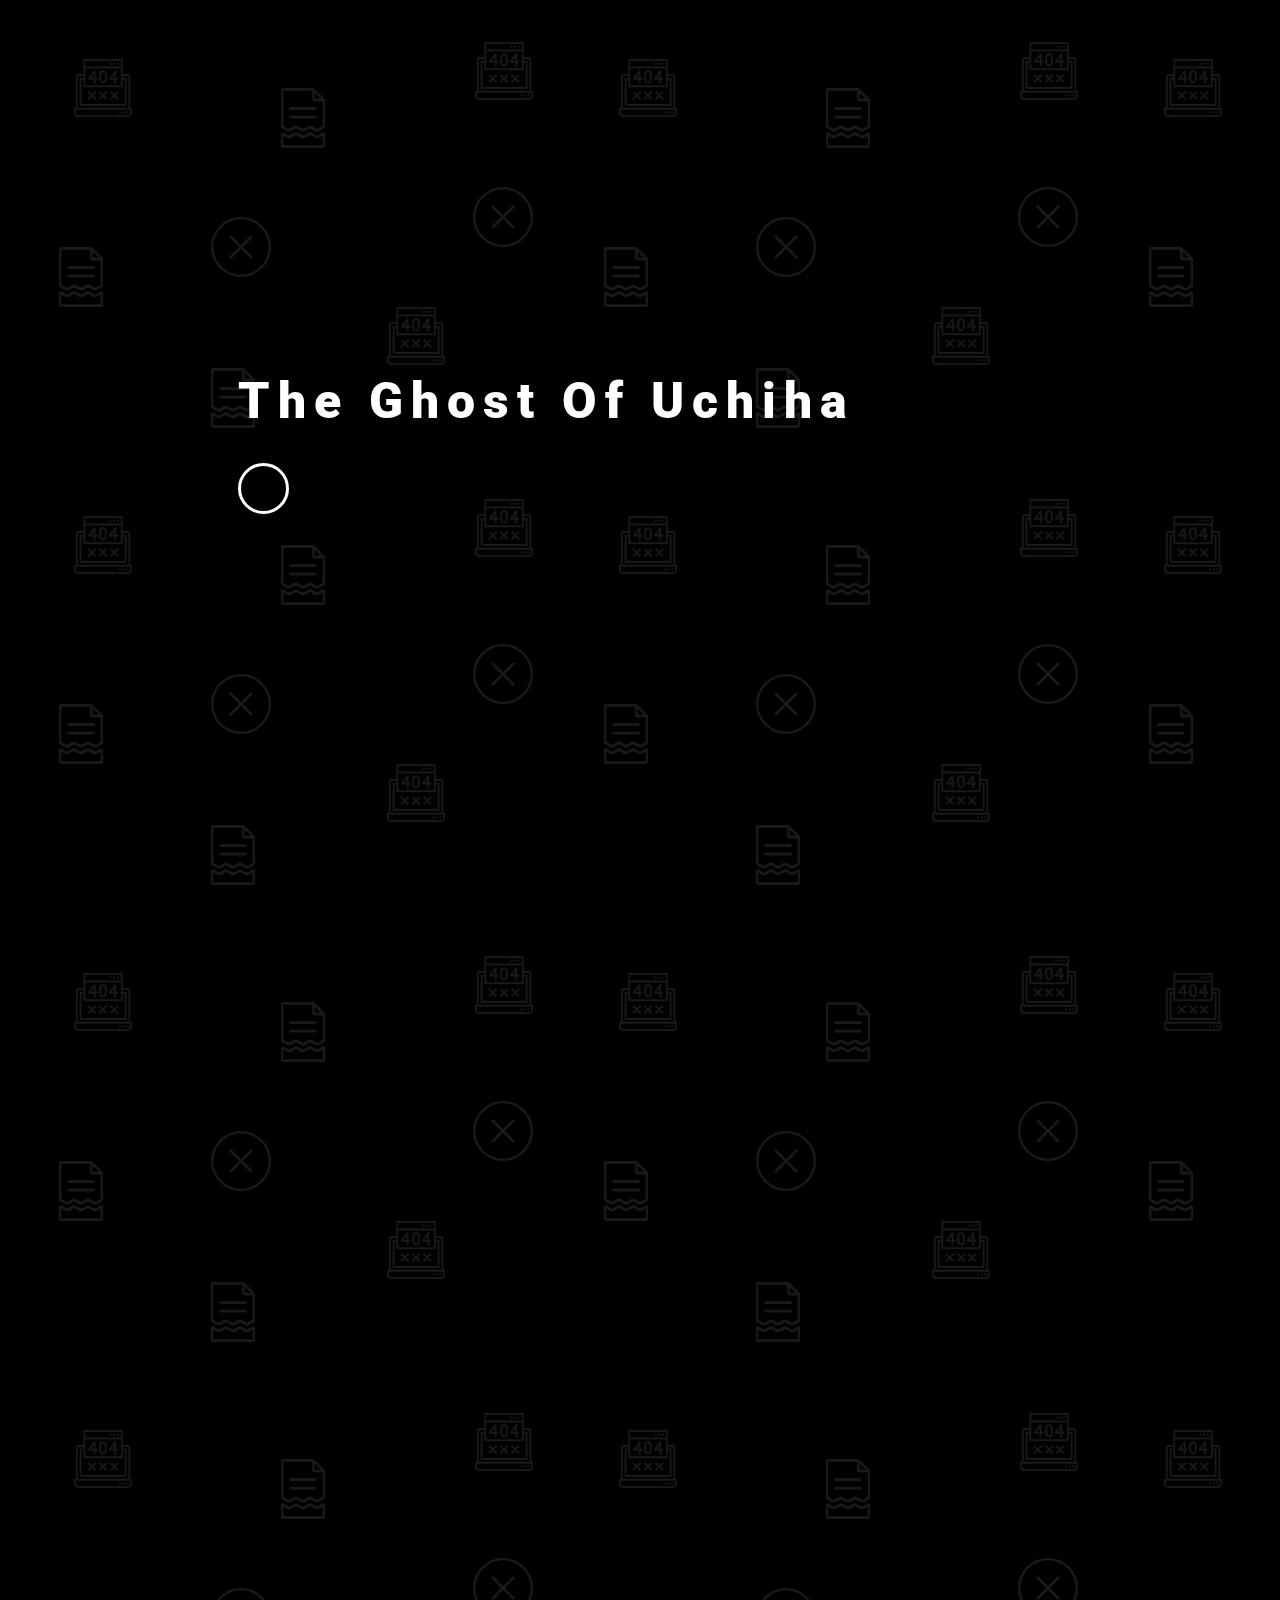
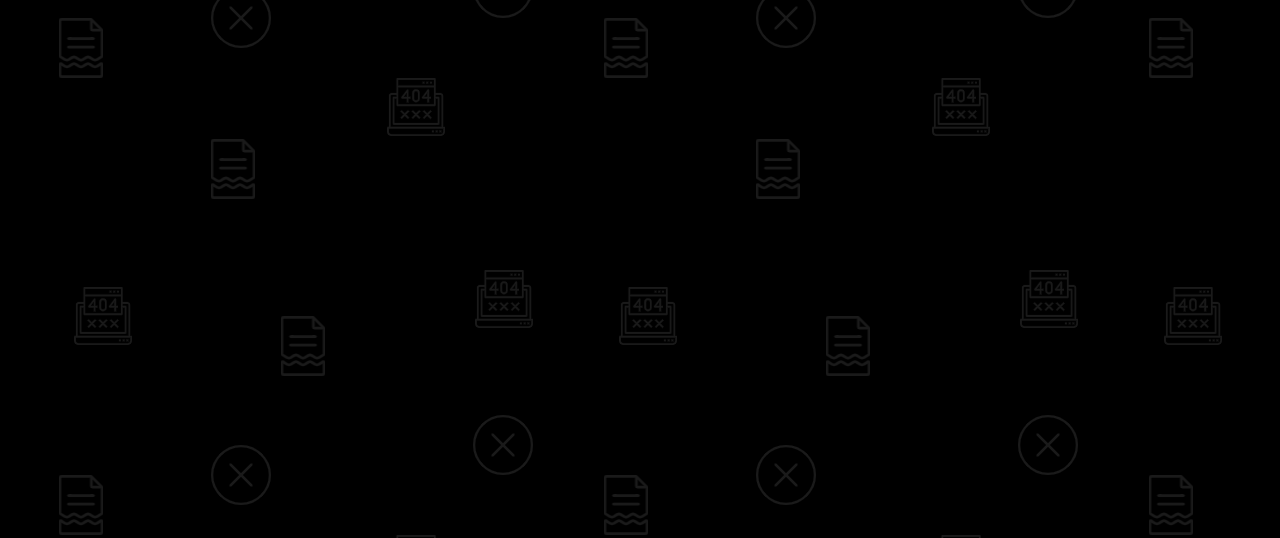
<file: Character transitions/index.html>
<!DOCTYPE html>
<html lang="en">
  <head>
    <meta charset="UTF-8" />
    <meta http-equiv="X-UA-Compatible" content="IE=edge" />
    <meta name="viewport" content="width=device-width, initial-scale=1.0" />
    <title>Character Transitions</title>
    <link rel="stylesheet" href="./styles.css" />
  </head>
  <body>
    <section class="section_1">
      <h1 class="heading">The Ghost Of Uchiha</h1>
      <div class="follow"></div>
    </section>
    <section class="section_2"></section>
    <script src="./app.js"></script>
  </body>
</html>
</file>
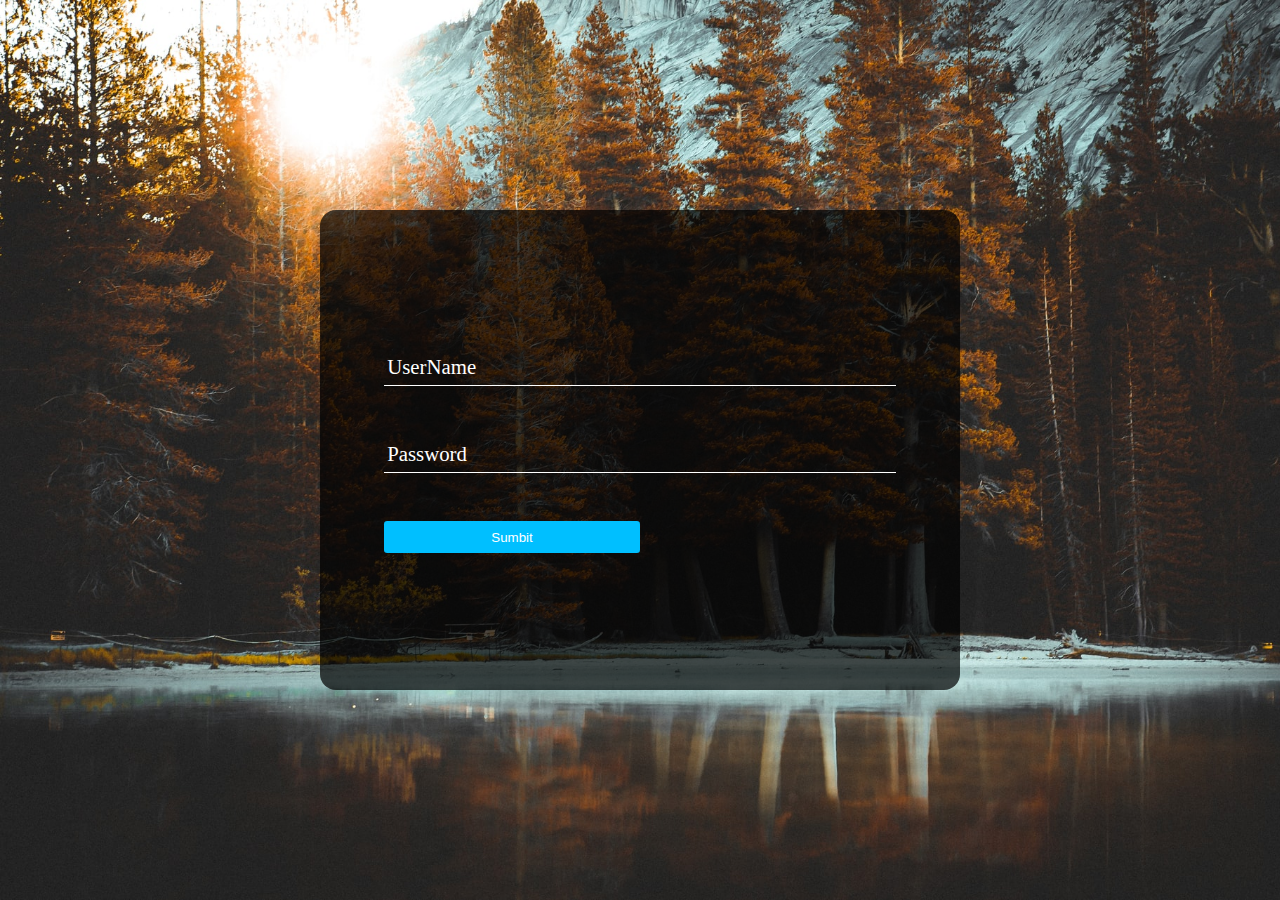
<file: Floating-placeHolder Form/index.html>
<!DOCTYPE html>
<html lang="en">
  <head>
    <meta charset="UTF-8" />
    <meta http-equiv="X-UA-Compatible" content="IE=edge" />
    <meta name="viewport" content="width=device-width, initial-scale=1.0" />
    <link rel="stylesheet" href="./styles.css" />
    <title>Floating Place Holder</title>
  </head>
  <body>
    <div class="conatainer">
      <div class="myform">
        <form>
          <div class="inputBox">
            <label class="text" required="">UserName</label>
            <input type="text" />
          </div>
          <div class="inputBox">
            <label class="text" required="">Password</label>
            <input type="password" />
          </div>
          <button>Sumbit</button>
        </form>
      </div>
    </div>
  </body>
</html>
</file>
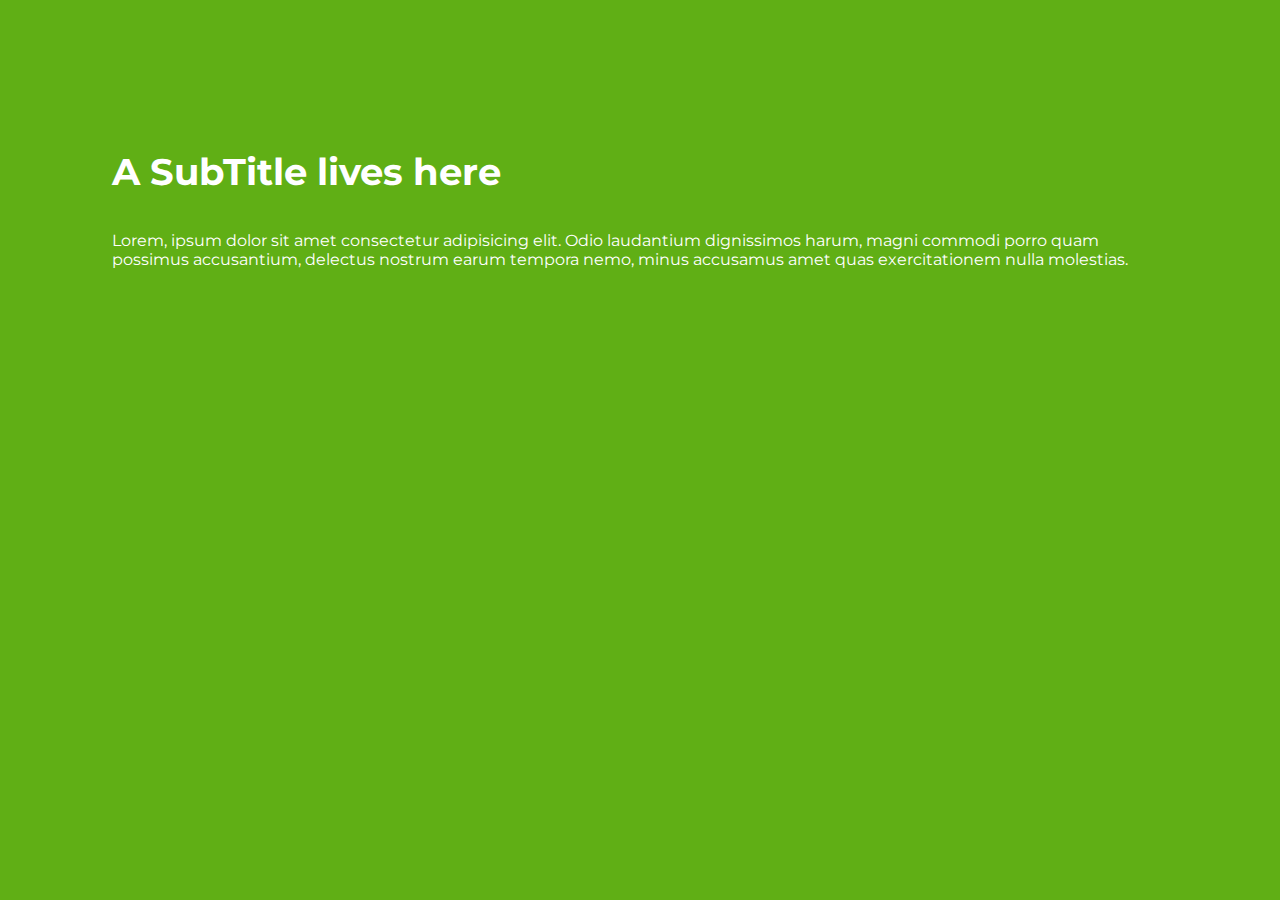
<file: fullpagejs__scroll-snap/index.html>
<!DOCTYPE html>
<html lang="en">
  <head>
    <meta charset="UTF-8" />
    <meta name="viewport" content="width=device-width, initial-scale=1.0" />
    <link rel="stylesheet" href="./styles.css" />
    <title>Scroll Snapping</title>
  </head>
  <body>
    <div class="container">
      <section>
        <h3>A SubTitle lives here</h3>
        <p>
          Lorem, ipsum dolor sit amet consectetur adipisicing elit. Odio
          laudantium dignissimos harum, magni commodi porro quam possimus
          accusantium, delectus nostrum earum tempora nemo, minus accusamus amet
          quas exercitationem nulla molestias.
        </p>
      </section>
      <section>
        <h3>A SubTitle lives here</h3>
        <p>
          Lorem, ipsum dolor sit amet consectetur adipisicing elit. Odio
          laudantium dignissimos harum, magni commodi porro quam possimus
          accusantium, delectus nostrum earum tempora nemo, minus accusamus amet
          quas exercitationem nulla molestias.
        </p>
      </section>
      <section>
        <h3>A SubTitle lives here</h3>
        <p>
          Lorem, ipsum dolor sit amet consectetur adipisicing elit. Odio
          laudantium dignissimos harum, magni commodi porro quam possimus
          accusantium, delectus nostrum earum tempora nemo, minus accusamus amet
          quas exercitationem nulla molestias.
        </p>
      </section>
    </div>
  </body>
</html>
</file>
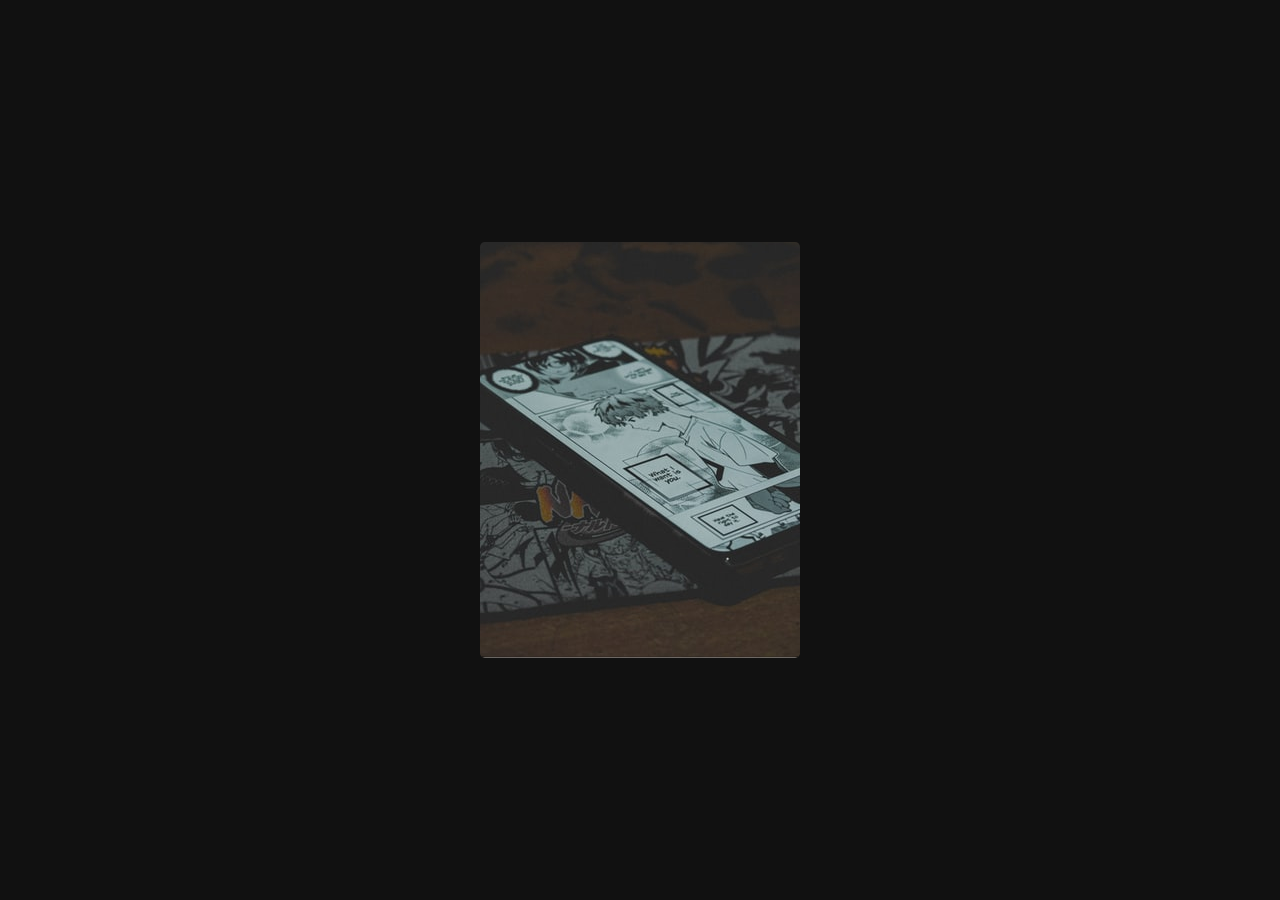
<file: GlassMorphism-Card hover/index.html>
<!DOCTYPE html>
<html lang="en">
  <head>
    <meta charset="UTF-8" />
    <meta http-equiv="X-UA-Compatible" content="IE=edge" />
    <meta name="viewport" content="width=device-width, initial-scale=1.0" />
    <link rel="stylesheet" href="./styles.css" />
    <title>Glassmorphic Card</title>
  </head>
  <body>
    <div class="container">
      <div class="card">
        <img src="./images/anime.jpg" alt="Anime pic" />
        <div class="info">
          <h1>Anime && Manga</h1>
          <ul class="iconHolder">
            <li class="icons" style="--i: 1">
              <img src="./images/f.svg" alt="" />
            </li>
            <li class="icons" style="--i: 2">
              <img src="./images/i.svg" alt="" />
            </li>
            <li class="icons" style="--i: 3">
              <img src="./images/t.svg" alt="" />
            </li>
          </ul>
        </div>
      </div>
    </div>
  </body>
</html>
</file>
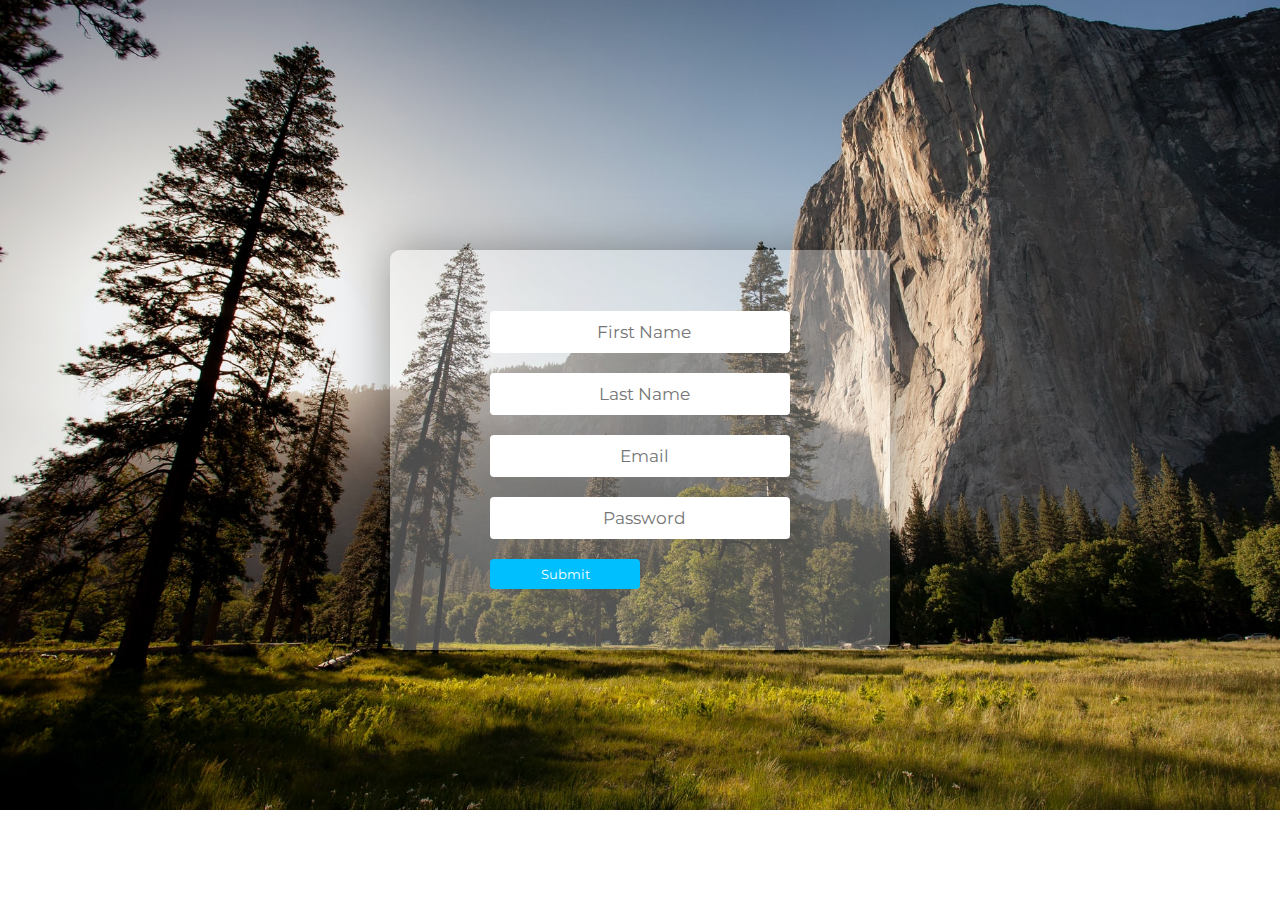
<file: Glassy-Form__Backdrop-filter/index.html>
<!DOCTYPE html>
<html lang="en">
  <head>
    <meta charset="UTF-8" />
    <meta http-equiv="X-UA-Compatible" content="IE=edge" />
    <meta name="viewport" content="width=device-width, initial-scale=1.0" />
    <link rel="stylesheet" href="./styles.css" />
    <link rel="preconnect" href="https://fonts.gstatic.com" />
    <link
      href="https://fonts.googleapis.com/css2?family=Montserrat&display=swap"
      rel="stylesheet"
    />
    <title>Form using backdrop-filter</title>
  </head>
  <body>
    <div class="container">
      <div class="myform">
        <form>
          <input type="text" placeholder="First Name" />
          <input type="text" placeholder="Last Name" />
          <input type="text" placeholder="Email" />
          <input type="password" name="" placeholder="Password" />
          <button class="btn">Submit</button>
        </form>
      </div>
    </div>
    <script>
      const button = document.querySelector(".btn");
      button.addEventListener("click", (e) => {
        e.preventDefault();
      });
    </script>
  </body>
</html>
</file>
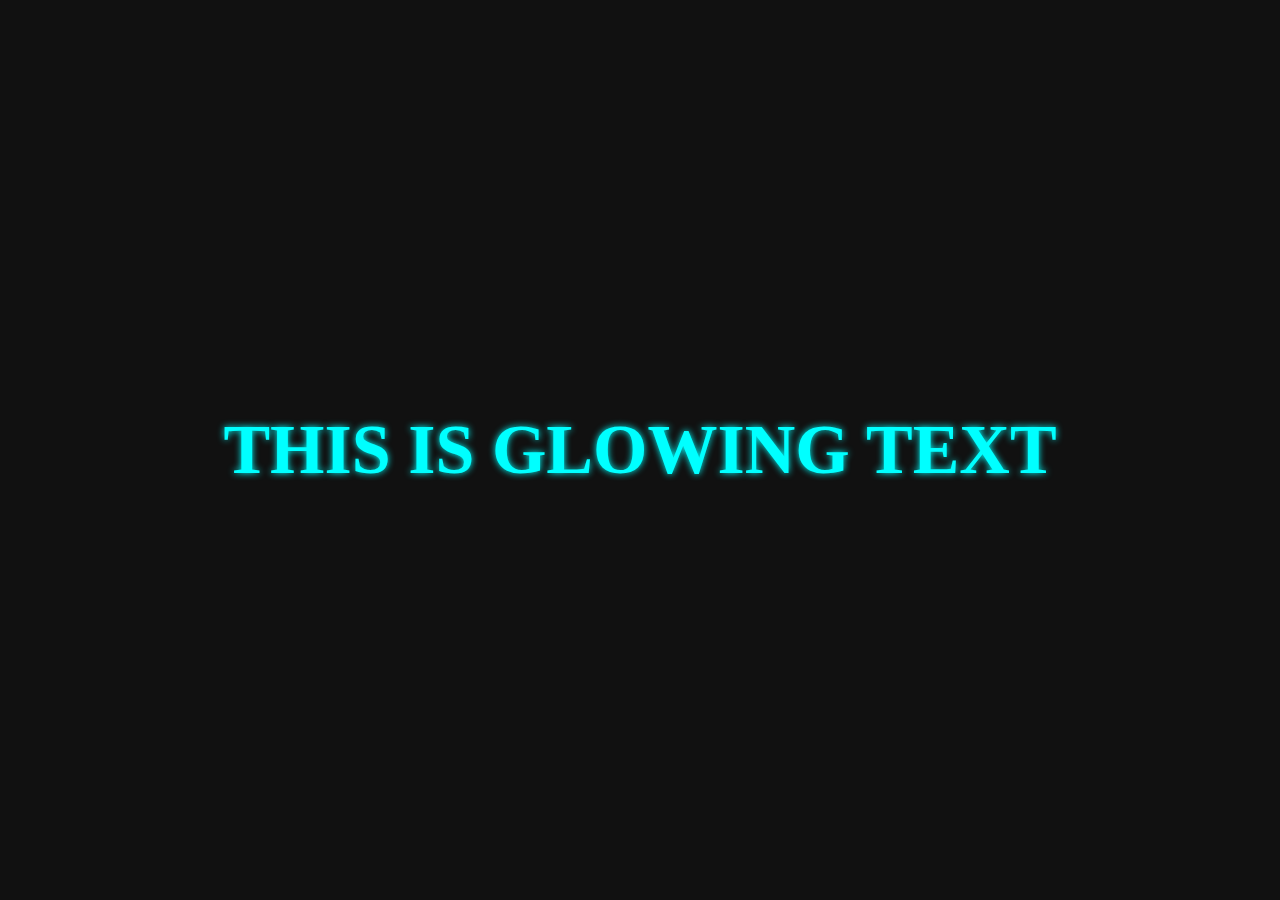
<file: glowing text/index.html>
<!DOCTYPE html>
<html lang="en">
  <head>
    <meta charset="UTF-8" />
    <meta http-equiv="X-UA-Compatible" content="IE=edge" />
    <meta name="viewport" content="width=device-width, initial-scale=1.0" />
    <link rel="stylesheet" href="./styles.css" />
    <title>Glowing text</title>
  </head>
  <body>
    <div class="container">
      <h1>THIS IS GLOWING TEXT</h1>
    </div>
  </body>
</html>
</file>
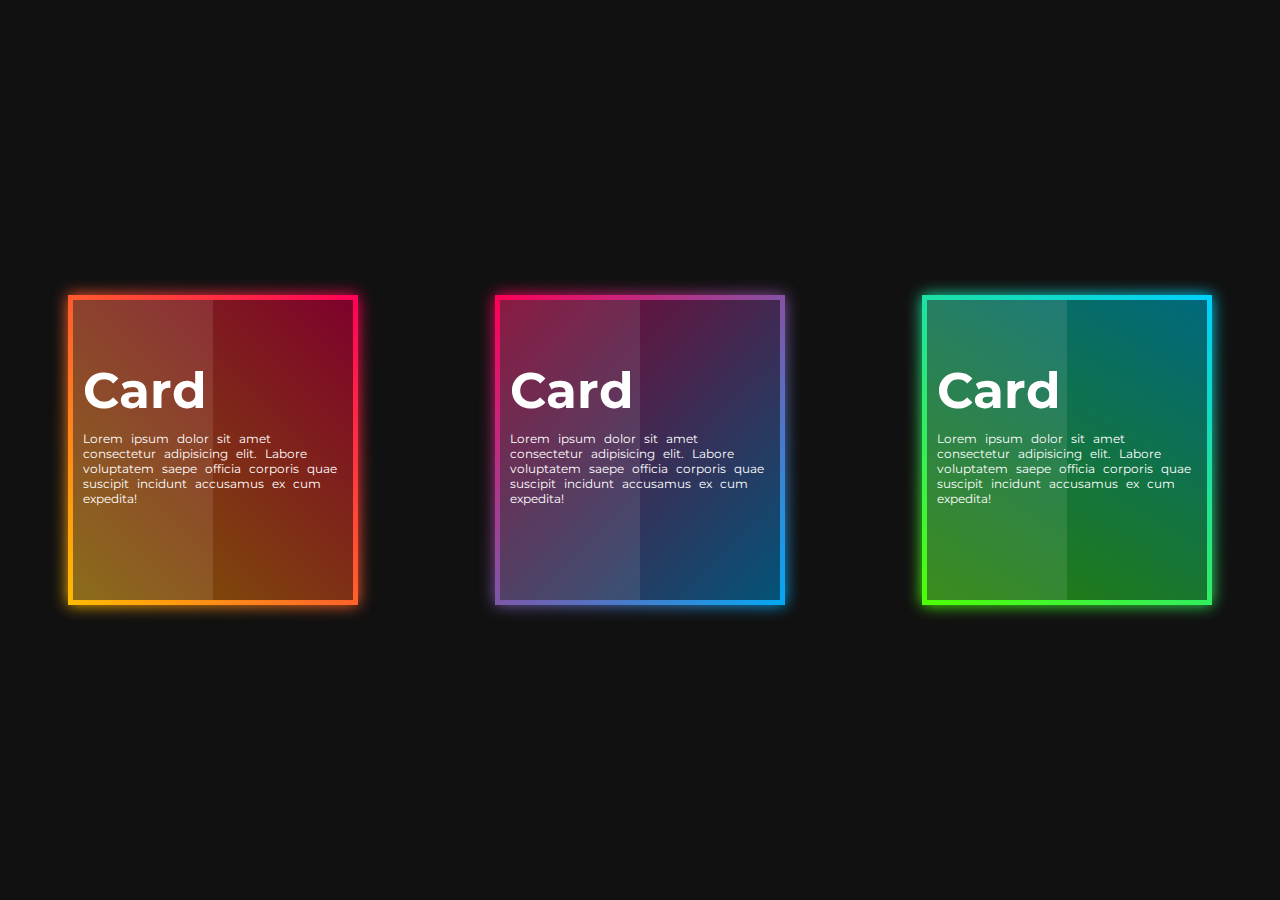
<file: GradientBackground-sass/index.html>
<!DOCTYPE html>
<html lang="en">
  <head>
    <meta charset="UTF-8" />
    <meta http-equiv="X-UA-Compatible" content="IE=edge" />
    <meta name="viewport" content="width=device-width, initial-scale=1.0" />
    <link rel="stylesheet" href="./styles/main.css" />
    <title>Gradient Background</title>
  </head>
  <body>
    <div class="container">
      <div class="card">
        <div class="text-container">
          <h2>Card</h2>
          <p>
            Lorem ipsum dolor sit amet consectetur adipisicing elit. Labore
            voluptatem saepe officia corporis quae suscipit incidunt accusamus
            ex cum expedita!
          </p>
        </div>
      </div>
      <div class="card">
        <div class="text-container">
          <h2>Card</h2>
          <p>
            Lorem ipsum dolor sit amet consectetur adipisicing elit. Labore
            voluptatem saepe officia corporis quae suscipit incidunt accusamus
            ex cum expedita!
          </p>
        </div>
      </div>
      <div class="card">
        <div class="text-container">
          <h2>Card</h2>
          <p>
            Lorem ipsum dolor sit amet consectetur adipisicing elit. Labore
            voluptatem saepe officia corporis quae suscipit incidunt accusamus
            ex cum expedita!
          </p>
        </div>
      </div>
    </div>
  </body>
</html>
</file>
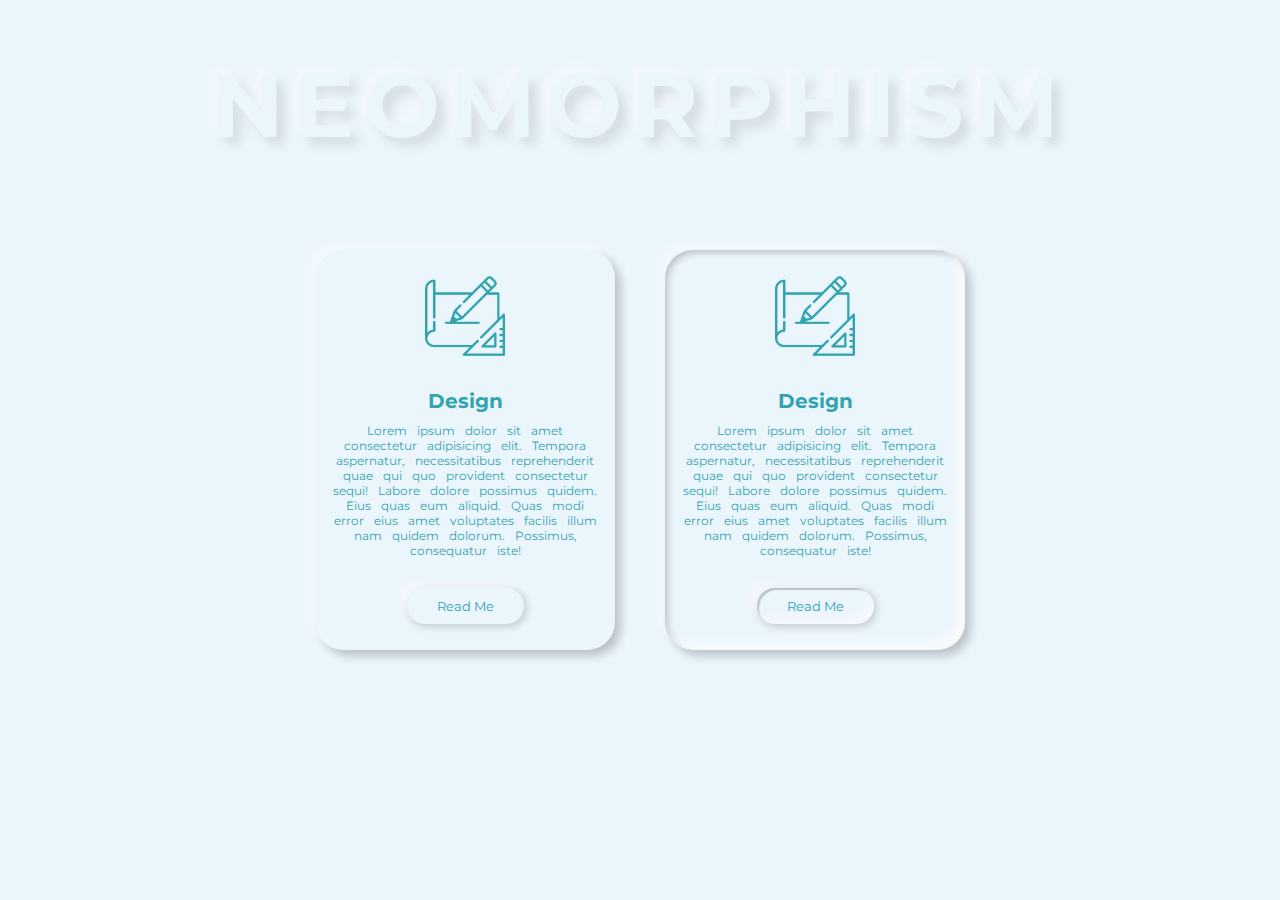
<file: neomorphismCss-effects/index.html>
<!DOCTYPE html>
<html lang="en">
  <head>
    <meta charset="UTF-8" />
    <meta http-equiv="X-UA-Compatible" content="IE=edge" />
    <meta name="viewport" content="width=device-width, initial-scale=1.0" />
    <link rel="stylesheet" href="./styles.css" />
    <title>Neomorphism</title>
  </head>
  <body>
    <div class="container">
      <h1>Neomorphism</h1>
      <div class="container__card">
        <div class="card__img">
          <img src="./images/design.png" alt="" />
        </div>
        <div class="card__info">
          <h3>Design</h3>
          <p>
            Lorem ipsum dolor sit amet consectetur adipisicing elit. Tempora
            aspernatur, necessitatibus reprehenderit quae qui quo provident
            consectetur sequi! Labore dolore possimus quidem. Eius quas eum
            aliquid. Quas modi error eius amet voluptates facilis illum nam
            quidem dolorum. Possimus, consequatur iste!
          </p>
        </div>
        <button class="btn">Read Me</button>
      </div>
      <div class="container__cardNoneHover">
        <div class="card__img">
          <img src="./images/design.png" alt="" />
        </div>
        <div class="card__info">
          <h3>Design</h3>
          <p>
            Lorem ipsum dolor sit amet consectetur adipisicing elit. Tempora
            aspernatur, necessitatibus reprehenderit quae qui quo provident
            consectetur sequi! Labore dolore possimus quidem. Eius quas eum
            aliquid. Quas modi error eius amet voluptates facilis illum nam
            quidem dolorum. Possimus, consequatur iste!
          </p>
        </div>
        <button class="btnNoneHover">Read Me</button>
      </div>
    </div>
  </body>
</html>
</file>
<file: Character transitions/styles.css>
@import url("https://fonts.googleapis.com/css2?family=Roboto:wght@400;500;700;900&display=swap");

body {
  height: 100vh;
  background-color: black;
  font-family: "Roboto", sans-serif;
  overflow-y: scroll;
  overflow-x: hidden;
  scroll-snap-type: y proximity;
  background-image: url("./p404.png");
  background-color: black;
  position: relative;
}
section {
  height: 100vh;
}
.section_1 {
  scroll-snap-align: start;
  padding-top: 330px;
  padding-left: 230px;
}
.section_1 h1 {
  width: 100%;
  display: flex;
  font-size: 50px;
  color: white;
  letter-spacing: 8px;
  font-weight: 900;
}
.follow {
  position: fixed;
  height: 45px;
  width: 45px;
  border-radius: 50%;
  border: 3px solid white;
  display: grid;
  place-content: center;
  transition: all 100ms;
  pointer-events: none; /* Imp */
}

h1:hover ~ .follow {
  height: 85px;
  width: 85px;
  background-color: white;
  opacity: 0.5;
}
</file>
<file: Floating-placeHolder Form/styles.css>
* {
  margin: 0;
}
body {
  font-size: 62.5%;
  height: 100vh;
  background-image: url("./images/bg.jpg");
  background-size: cover;
  background-repeat: no-repeat;
  display: grid;
  place-items: center;
}
.myform {
  height: 30rem;
  width: 40rem;
  border-radius: 1rem;
  background-color: rgba(0, 0, 0, 0.7);
  display: flex;
  flex-direction: column;
  justify-content: center;
  align-items: center;
}
form {
  width: 80%;
}
.inputBox {
  display: flex;
  flex-direction: column;
  position: relative;
}
.inputBox > input {
  background-color: transparent;
  border: none;
  outline-width: 0rem;
  color: white;
  font-size: 1.2rem;
  padding: 0.5rem 0.3rem;
  border-bottom: 0.1rem solid white;
  margin-bottom: 3rem;
  color: deepskyblue;
}
.text {
  font-size: 1.3rem;
  color: white;
  position: absolute;
  top: 0.5rem;
  left: 0.2rem;
  transition: all 200ms ease-in;
}

.inputBox:focus-within .text {
  top: -1rem;
  left: 0;
  font-size: 0.8rem;
  color: deepskyblue;
}
.inputBox > input:focus {
  border-color: deepskyblue;
}
.myform > form > button {
  background-color: deepskyblue;
  border: none;
  color: white;
  width: 50%;
  height: 2rem;
  border-radius: 0.2rem;
}
</file>
<file: fullpagejs__scroll-snap/styles.css>
@import url("https://fonts.googleapis.com/css2?family=Montserrat:wght@400;500;600&display=swap");

body {
  font-family: "Montserrat", sans-serif;
  margin: 0;
}
/* 
    we need to add height 100vh(or any height value you want/just a fixed height)
     to the container otherwide it wont work 
    the reason it work with body without any height given to body is because 
    body has 100vh height by default.

    That gives the scroll something to snap to. Otherwise, 
    the <div class="container"> will have a height equal to
    that of all the child elements combined, which doesn't give 
    the scroll a fixed window to snap to.

    Likewise, if you were doing horizontal scrolling, you'd need 
    to provide your container with a fixed width. 

    at the time of this repo its 69.83%
*/
.container {
  scroll-snap-type: y mandatory;
  overflow-y: scroll;
  margin: 0;
  height: 100vh;
}
section {
  padding: 7em;
  height: calc(100vh - 14em);
  color: white;
  scroll-snap-align: start;
}
section:nth-of-type(1) {
  background: rgb(96, 175, 21);
}
section:nth-of-type(2) {
  background: rgb(21, 139, 175);
}
section:nth-of-type(3) {
  background: rgb(175, 21, 129);
}
section > h3 {
  font-size: 2.3em;
}
</file>
<file: GlassMorphism-Card hover/styles.css>
@import url("https://fonts.googleapis.com/css2?family=Montserrat:wght@400;700&display=swap");
* {
  margin: 0;
  font-family: "Montserrat", sans-serif;
}

.container {
  display: grid;
  place-items: center;
  height: 100vh;
  background-color: #111;
}
.card {
  height: 26rem;
  width: 20rem;
  overflow: hidden;
  display: flex;
  flex-direction: column;
  justify-content: center;
  align-items: center;
  position: relative;
  border-radius: 0.3rem;
  cursor: pointer;
}
.info {
  position: absolute;
  left: 0;
  right: 0;
  bottom: -10rem;
  height: 10rem;
  background-color: RGBA(255, 255, 255, 0.3);
  backdrop-filter: blur(0.1rem);
  background-clip: padding-box;
  border: 0.1rem solid transparent;
  display: flex;
  flex-direction: column;
  justify-content: center;
  align-items: center;
  gap: 1.5rem;
  overflow: hidden;
  transition: bottom 400ms ease-out;
}
.info > h1 {
  font-size: 1.5rem;
  color: white;
  margin: 0;
  word-spacing: 0.6rem;
  transform: translateY(-15rem);
  opacity: 0;
  transition: transform 1500ms ease-in-out, opacity 600ms ease-in-out;
}
ul.iconHolder {
  display: flex;
  align-items: center;
  list-style: none;
  gap: 3rem;
  padding-left: 0;
}
ul.iconHolder li.icons > img {
  height: 2rem;
  transform: translateY(10rem);
  transition: transform calc(450ms * var(--i)) ease-in-out;
}
.card:hover li.icons > img {
  transform: translateY(0rem);
}
.card:hover .info > h1 {
  opacity: 1;
  transform: translateY(0rem);
}
.card:hover .info {
  bottom: 0;
}
</file>
<file: Glassy-Form__Backdrop-filter/styles.css>
* {
  margin: 0;
}
html {
  font-size: 62.5%;
}
.container {
  height: 100vh;
  background-image: url("./images/bg.jpg");
  background-repeat: no-repeat;
  background-size: cover;
  background-position-y: -9rem;
  display: grid;
  place-items: center;
}
.myform {
  height: 40rem;
  width: 50rem;
  display: flex;
  justify-content: center;
  align-items: center;
  border-radius: 1rem;
  background-color: rgba(255, 255, 255, 0.3);
  /* backdrop-filter: blur(1px); Not in firefox */
  box-shadow: 0.1rem 0.1rem 5rem rgba(0, 0, 0, 0.4);
}
form {
  display: flex;
  flex-direction: column;
  gap: 2rem;
  width: 60%;
}
form > input,
button {
  font-family: "Montserrat", sans-serif;
  font-weight: 400;
}
form > input {
  border: none;
  height: 4rem;
  color: dimgray;
  font-size: 1.7rem;
  border-radius: 0.4rem;
  padding-left: 1rem;
  text-align: center;
  outline-width: 0rem;
}
form > button {
  background-color: deepskyblue;
  border: none;
  color: white;
  height: 3rem;
  border-radius: 0.4rem;
  width: 50%;
  outline-width: 0rem;
}
</file>
<file: glowing text/styles.css>
* {
  margin: 0;
}
.container {
  height: 100vh;
  background-color: #111;
  display: flex;
  justify-content: center;
  align-items: center;
}
.container > h1 {
  font-size: 400;
  font-size: 70px;
  color: aqua;
  animation-name: glow;
  animation-duration: 8s;
  animation-iteration-count: infinite;
  animation-timing-function: ease-in-out;
  text-shadow: 0px 0px 7px aqua;
}
@keyframes glow {
  0% {
    text-shadow: 0px 0px 7px aqua;
  }
  50% {
    text-shadow: 0px 0px 70px aqua;
  }
  100% {
    text-shadow: 0px 0px 7px aqua;
  }
}
</file>
<file: GradientBackground-sass/styles/main.css>
@import url("https://fonts.googleapis.com/css2?family=Montserrat:wght@400;700&display=swap");
* {
  margin: 0;
  font-family: "Montserrat", sans-serif;
}

html {
  font-size: 62.5%;
}

.container {
  height: 100vh;
  width: 100%;
  background-color: #111;
  display: -webkit-box;
  display: -ms-flexbox;
  display: flex;
  -ms-flex-pack: distribute;
      justify-content: space-around;
  -webkit-box-align: center;
      -ms-flex-align: center;
          align-items: center;
}

.container .card {
  max-width: 28rem;
  height: 30rem;
  color: white;
  position: relative;
  z-index: 11;
  padding: 0.5rem;
}

.container .card::before {
  content: "";
  position: absolute;
  top: 0;
  left: 0;
  bottom: 0;
  width: 100%;
  background: linear-gradient(45deg, #ffbc00, #ff0058);
  z-index: -2;
  -webkit-filter: blur(0.8rem);
          filter: blur(0.8rem);
}

.container .card::after {
  content: "";
  position: absolute;
  top: 0;
  left: 0;
  bottom: 0;
  width: 100%;
  background: linear-gradient(45deg, #ffbc00, #ff0058);
  z-index: -1;
}

.container .card:nth-child(2)::before, .container .card:nth-child(2)::after {
  background: linear-gradient(315deg, #03a9f4, #ff0058);
}

.container .card:nth-child(3)::before, .container .card:nth-child(3)::after {
  background: linear-gradient(31deg, #4dff03, #00d0ff);
}

.container .card .text-container {
  background-color: rgba(0, 0, 0, 0.5);
  height: 100%;
  position: relative;
  display: -webkit-box;
  display: -ms-flexbox;
  display: flex;
  -webkit-box-orient: vertical;
  -webkit-box-direction: normal;
      -ms-flex-direction: column;
          flex-direction: column;
  gap: 1rem;
  text-align: left;
  padding: 1rem;
  -webkit-box-sizing: border-box;
          box-sizing: border-box;
}

.container .card .text-container::before {
  content: "";
  position: absolute;
  top: 0;
  bottom: 0;
  left: 0;
  width: 50%;
  background-color: rgba(255, 255, 255, 0.1);
}

.container .card .text-container h2 {
  font-size: 5rem;
  margin-top: 5rem;
}

.container .card .text-container p {
  font-size: 1.2rem;
  word-spacing: 0.5rem;
}
/*# sourceMappingURL=main.css.map */
</file>
<file: neomorphismCss-effects/styles.css>
@import url("https://fonts.googleapis.com/css2?family=Montserrat:wght@400;700&display=swap");
* {
  margin: 0;
  font-family: "Montserrat", sans-serif;
}
html {
  font-size: 62.5%;
}
.container {
  height: 100vh;
  display: flex;
  justify-content: center;
  align-items: center;
  gap: 5rem;
  background-color: #ebf5fc;
}
.container h1 {
  position: absolute;
  top: 5rem;
  font-size: 9rem;
  text-transform: uppercase;
  letter-spacing: 1rem;
  word-spacing: 1rem;
  height: 4rem;
  font-weight: 700;
  color: #ebf5fc;
  text-shadow: -0.8rem -0.8rem 1.2rem rgba(255, 255, 255, 0.4),
    0.8rem 0.8rem 1.2rem rgba(0, 0, 0, 0.1);
}
.container__card {
  width: 30rem;
  height: 40rem;
  display: flex;
  flex-direction: column;
  justify-content: center;
  align-items: center;
  gap: 3rem;
  border-radius: 2.8rem;
  box-shadow: -0.8rem -0.8rem 1rem rgba(255, 255, 255, 0.4),
    0.6rem 0.6rem 1rem rgba(0, 0, 0, 0.2);
}
.container__card:hover {
  box-shadow: inset -0.8rem -0.8rem 1rem rgba(255, 255, 255, 0.6),
    inset 0.3rem 0.3rem 0.7rem rgba(0, 0, 0, 0.2);
}
.card__img > img {
  height: 8rem;
}
.card__info {
  width: 90%;
  gap: 1rem;
  text-align: center;
  color: #32a3b1;
}
.card__info > h3 {
  font-size: 2rem;
  margin-bottom: 1rem;
}
.card__info > p {
  font-size: 1.2rem;
  word-spacing: 0.7rem;
}
.container__card:hover .card__info {
  transform-origin: top;
  transform: scale(0.98);
}
.container__card:hover .card__img {
  transform-origin: bottom;
  transform: scale(0.98);
}
.btn {
  background-color: transparent;
  border: none;
  color: #32a3b1;
  padding: 1rem 3rem;
  outline-width: 0rem;
  border-radius: 2.8rem;
  box-shadow: -0.8rem -0.8rem 1rem rgba(255, 255, 255, 0.4),
    0.2rem 0.2rem 1rem rgba(0, 0, 0, 0.2);
}
.btn:hover {
  box-shadow: inset -0.8rem -0.8rem 0.8rem rgba(255, 255, 255, 0.4),
    inset 0.2rem 0.2rem 0.1rem rgba(0, 0, 0, 0.2);
}
.container__card:hover .btn {
  transform-origin: top;
  transform: scale(0.98);
}
.container__cardNoneHover {
  width: 30rem;
  height: 40rem;
  display: flex;
  flex-direction: column;
  justify-content: center;
  align-items: center;
  gap: 3rem;
  border-radius: 2.8rem;
  box-shadow: -0.8rem -0.8rem 1rem rgba(255, 255, 255, 0.4),
    0.6rem 0.6rem 1rem rgba(0, 0, 0, 0.2),
    inset -0.8rem -0.8rem 1rem rgba(255, 255, 255, 0.6),
    inset 0.3rem 0.3rem 0.7rem rgba(0, 0, 0, 0.2);
}
.btnNoneHover {
  background-color: transparent;
  border: none;
  color: #32a3b1;
  padding: 1rem 3rem;
  outline-width: 0rem;
  border-radius: 2.8rem;
  box-shadow: -0.8rem -0.8rem 1rem rgba(255, 255, 255, 0.4),
    0.2rem 0.2rem 1rem rgba(0, 0, 0, 0.2),
    inset -0.8rem -0.8rem 0.8rem rgba(255, 255, 255, 0.4),
    inset 0.2rem 0.2rem 0.1rem rgba(0, 0, 0, 0.2);
}
</file>
